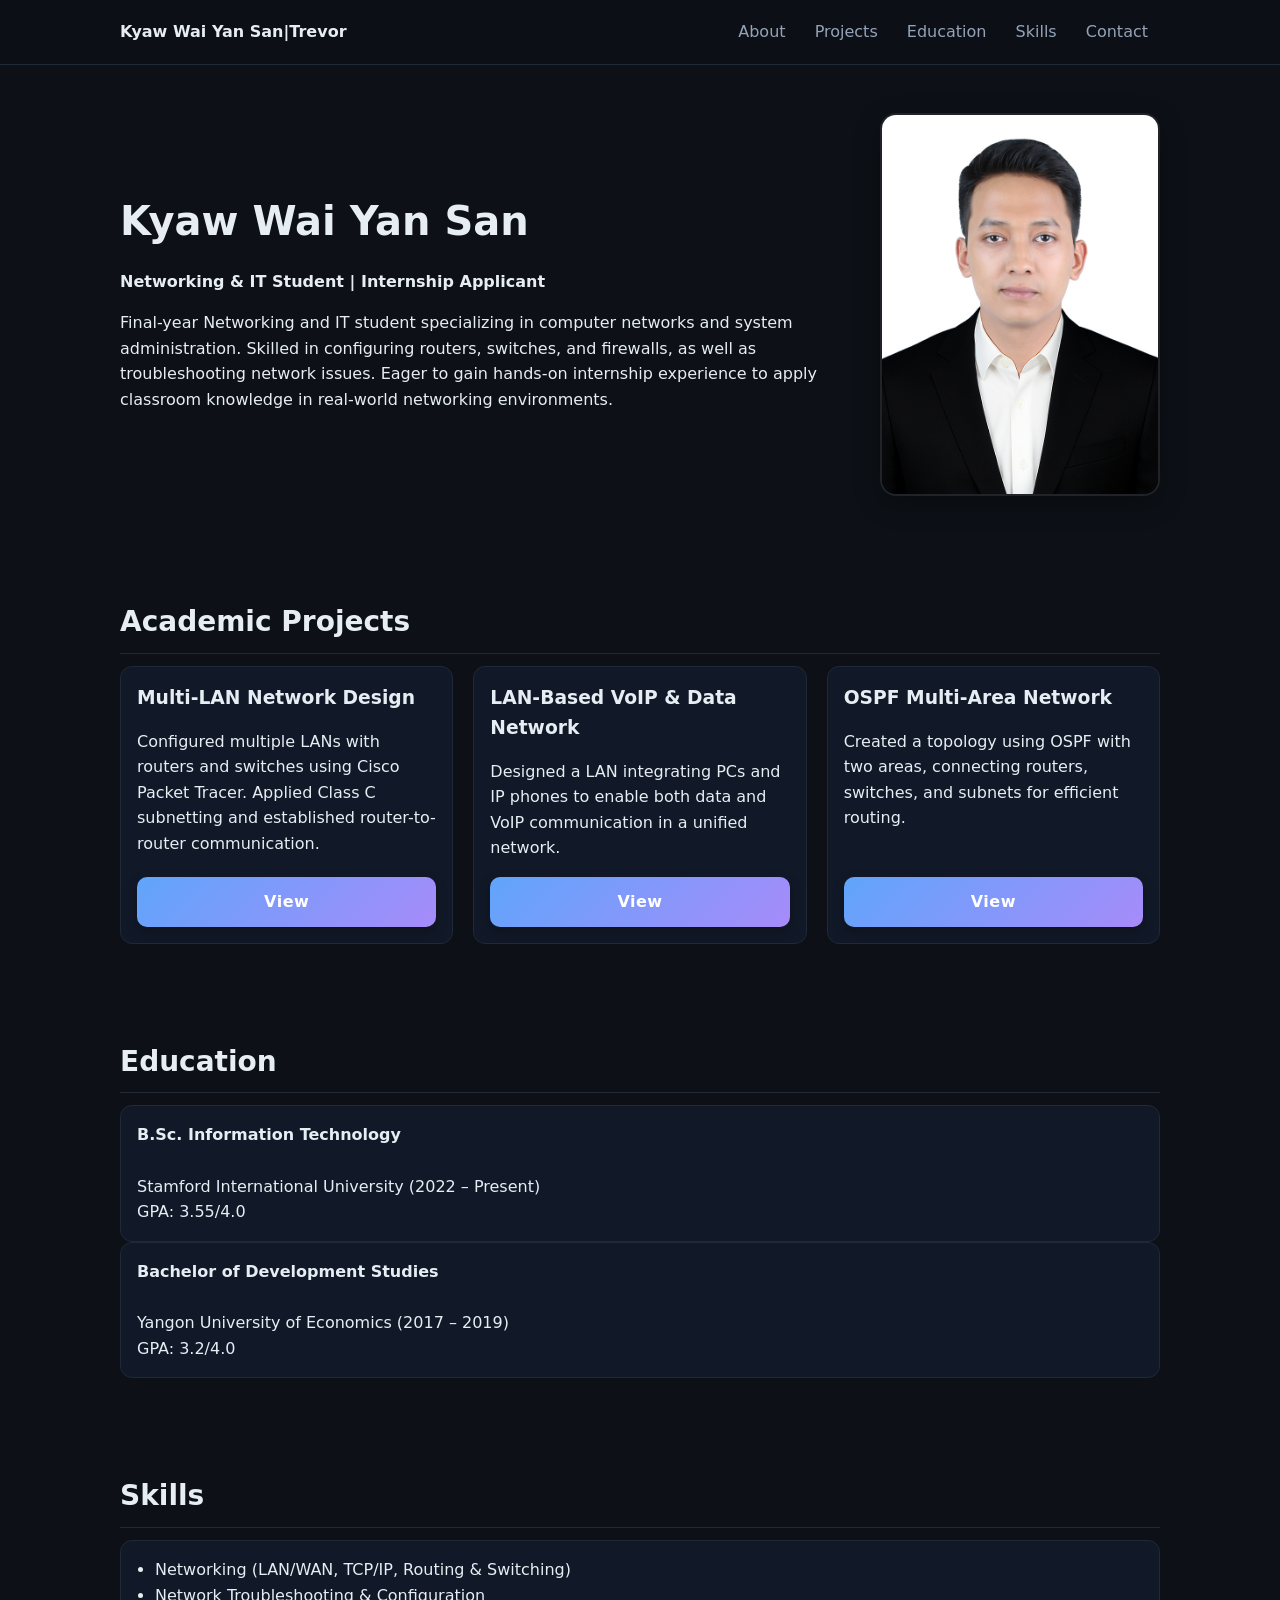
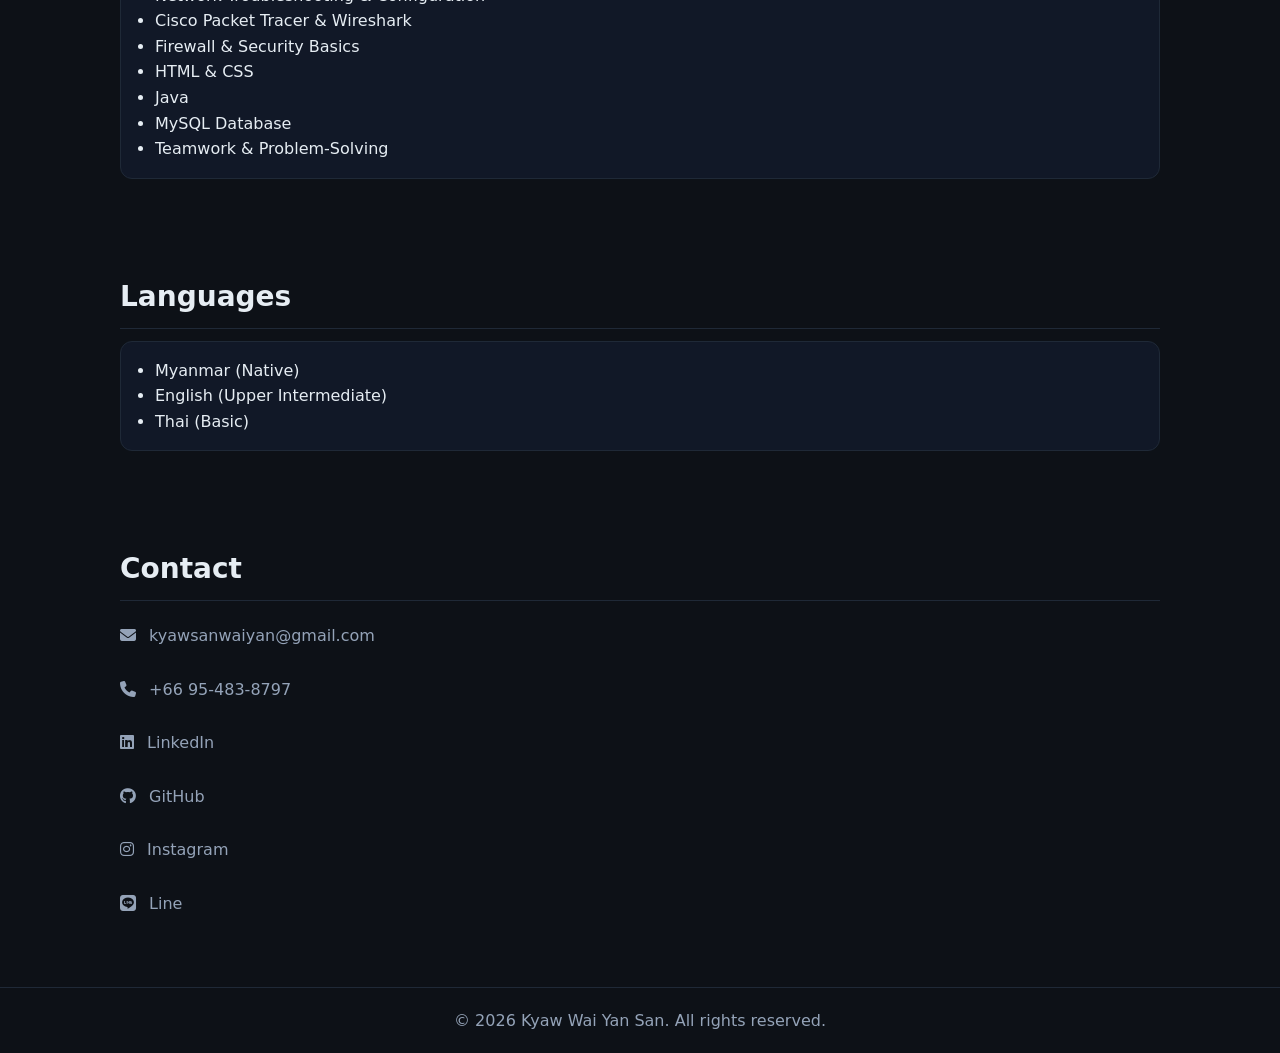
<file: index.html>
<!DOCTYPE html>
<html lang="en">
<head>
  <meta charset="utf-8" />
  <meta name="viewport" content="width=device-width, initial-scale=1" />
  <title>Kyaw Wai Yan San — Networking & IT Student</title>
  <meta name="description" content="Portfolio of Kyaw Wai Yan San, Networking & IT student specializing in computer networks and system administration." />
  <link rel="stylesheet" href="https://cdnjs.cloudflare.com/ajax/libs/font-awesome/6.4.0/css/all.min.css">
  <link rel="stylesheet" href="style.css">
</head>
<body>
  <header>
    <div class="container nav">
      <div><strong>Kyaw Wai Yan San|Trevor</strong></div>
      <nav>
        <a href="#about">About</a>
        <a href="#projects">Projects</a>
        <a href="#education">Education</a>
        <a href="#skills">Skills</a>  
        <a href="#contact">Contact</a>
      </nav>
    </div>
  </header>

  <main class="container">
    <section id="about">
      <div id="about-text">
        <h1>Kyaw Wai Yan San</h1>
        <p><strong>Networking & IT Student | Internship Applicant</strong></p>
        <p>
          Final-year Networking and IT student specializing in computer networks and system administration.
          Skilled in configuring routers, switches, and firewalls, as well as troubleshooting network issues.
          Eager to gain hands-on internship experience to apply classroom knowledge in real-world networking environments.
        </p>
      </div>
      <div>
        <img src="profile.jpg" alt="Kyaw Wai Yan San" class="profile-photo">
      </div>
    </section>

    <section id="projects">
      <h2>Academic Projects</h2>
      <div class="projects-grid">
        <div class="card">
          <div class="card-body">
            <h3>Multi-LAN Network Design</h3>
            <p>Configured multiple LANs with routers and switches using Cisco Packet Tracer. Applied Class C subnetting and established router-to-router communication.</p>
          </div>
          <div class="card-footer">
            <a class="btn-view" href="https://github.com/kyawwaiyansan23/Multi-LAN-Network-Design-using-Cisco-Packet-Tracer" target="_blank" rel="noopener">View</a>
          </div>
        </div>
        <div class="card">
          <div class="card-body">
            <h3>LAN-Based VoIP & Data Network</h3>
            <p>Designed a LAN integrating PCs and IP phones to enable both data and VoIP communication in a unified network.</p>
          </div>
          <div class="card-footer">
            <a class="btn-view" href="https://github.com/kyawwaiyansan23/LAN-Based-VoIP-and-Data-Communication-Network-Design" target="_blank" rel="noopener">View</a>
          </div>
        </div>
        <div class="card">
          <div class="card-body">
            <h3>OSPF Multi-Area Network</h3>
            <p>Created a topology using OSPF with two areas, connecting routers, switches, and subnets for efficient routing.</p>
          </div>
          <div class="card-footer">
            <a class="btn-view" href="https://github.com/kyawwaiyansan23/OSPF-Multi-Area-Network" target="_blank" rel="noopener">View</a>
          </div>
        </div>
      </div>
    </section>

    <section id="education">
      <h2>Education</h2>
      <div class="card">
        <strong>B.Sc. Information Technology</strong><br>
        Stamford International University (2022 – Present)<br>
        GPA: 3.55/4.0
      </div>
      <div class="card">
        <strong>Bachelor of Development Studies</strong><br>
        Yangon University of Economics (2017 – 2019)<br>
        GPA: 3.2/4.0
      </div>
    </section>

    <section id="skills">
      <h2>Skills</h2>
      <div class="card">
        <ul>
          <li>Networking (LAN/WAN, TCP/IP, Routing & Switching)</li>
          <li>Network Troubleshooting & Configuration</li>
          <li>Cisco Packet Tracer & Wireshark</li>
          <li>Firewall & Security Basics</li>
          <li>HTML & CSS</li>
          <li>Java</li>
          <li>MySQL Database</li>
          <li>Teamwork & Problem-Solving</li>
        </ul>
      </div>
    </section>

    <section id="languages">
      <h2>Languages</h2>
      <div class="card">
        <ul>
          <li>Myanmar (Native)</li>
          <li>English (Upper Intermediate)</li>
          <li>Thai (Basic)</li>
        </ul>
      </div>
    </section>

    <section id="contact">
      <h2>Contact</h2>   
      <div class="contact-links">
         <p><a href="mailto:kyawsanwaiyan@gmail.com"><i class="fas fa-envelope"></i> kyawsanwaiyan@gmail.com</a></p>
        <p><a href="tel:+66954838797"><i class="fas fa-phone"></i> +66 95-483-8797</a></p>
        <p><a href="https://www.linkedin.com/in/kyawwaiyansan23" target="_blank" rel="noopener"><i class="fab fa-linkedin"></i> LinkedIn</a></p>
        <p><a href="https://github.com/kyawwaiyansan23" target="_blank" rel="noopener"><i class="fab fa-github"></i> GitHub</a></p>
        <p><a href="https://www.instagram.com/trevor_2544" target="_blank" rel="noopener"><i class="fab fa-instagram"></i> Instagram</a></p>
        <p><a href="https://line.me/ti/p/25344095311729200123" target="_blank" rel="noopener"><i class="fab fa-line"></i> Line</a></p>
       </div>
    </section>
  </main>

  <footer>
    © <span id="year"></span> Kyaw Wai Yan San. All rights reserved.
  </footer>

  <script>
    document.getElementById('year').textContent = new Date().getFullYear();
  </script>
</body>
</html>
</file>
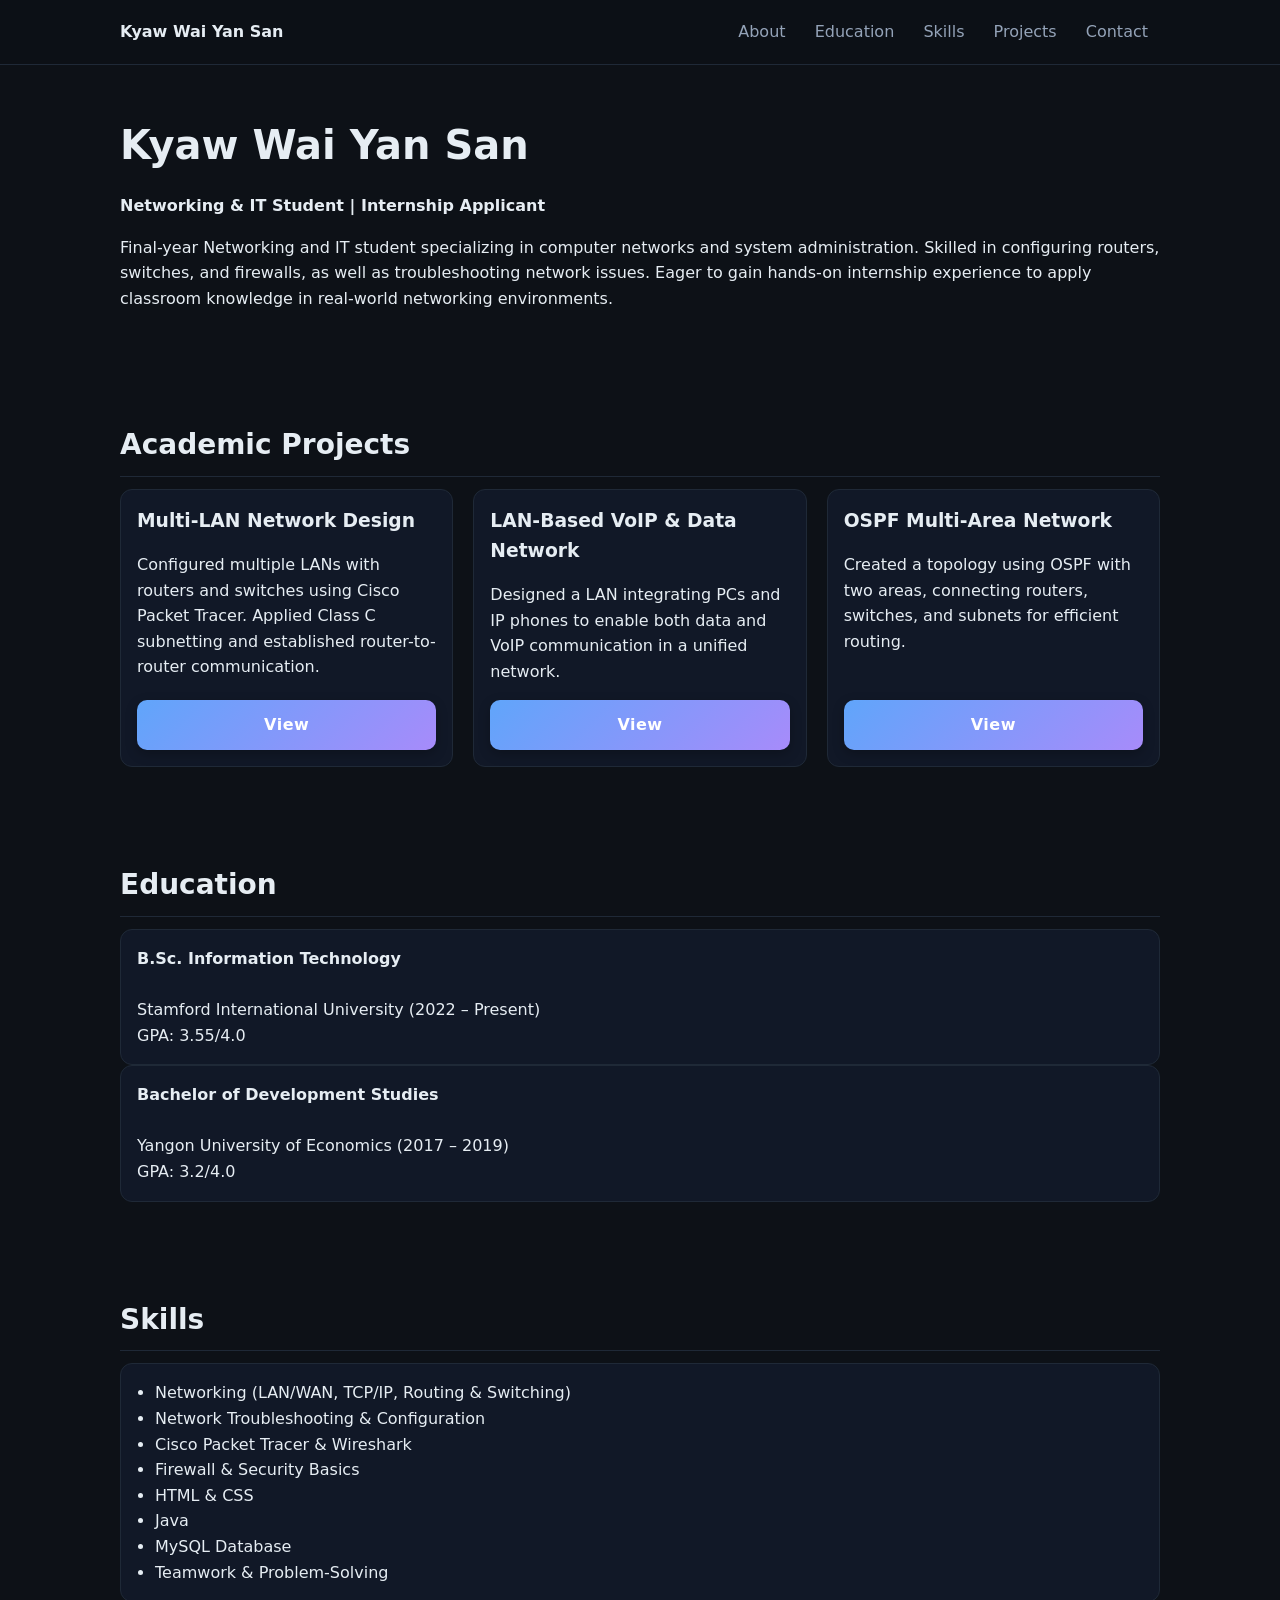
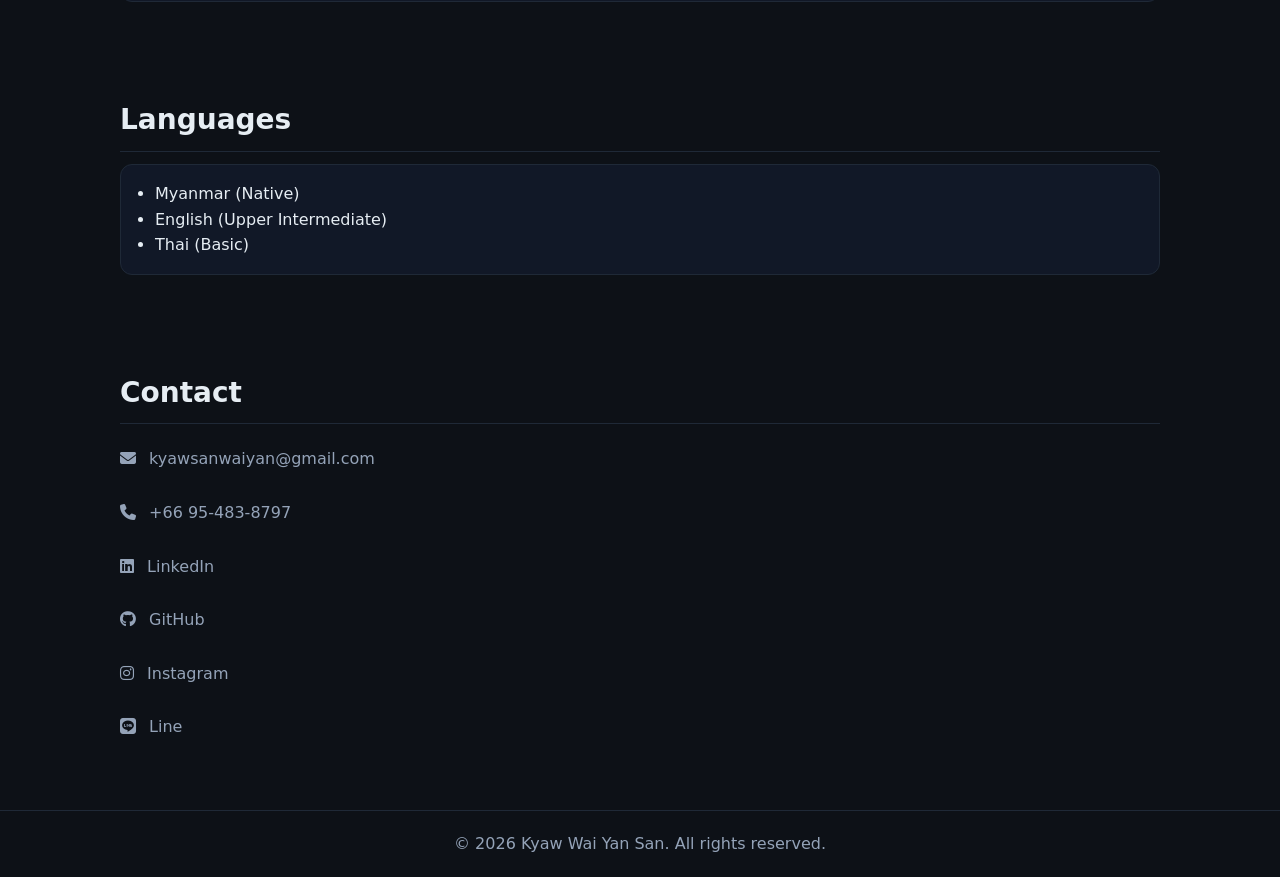
<file: portfolio.html>
<!DOCTYPE html>
<html lang="en">
<head>
  <meta charset="utf-8" />
  <meta name="viewport" content="width=device-width, initial-scale=1" />
  <title>Kyaw Wai Yan San — Networking & IT Student</title>
  <meta name="description" content="Portfolio of Kyaw Wai Yan San, Networking & IT student specializing in computer networks and system administration." />
  
  <!-- Font Awesome for icons -->
  <link rel="stylesheet" href="https://cdnjs.cloudflare.com/ajax/libs/font-awesome/6.4.0/css/all.min.css">

  <style>
    :root {
      --bg:#0d1117; --card:#111827; --muted:#94a3b8; --text:#e6edf3; --brand:#60a5fa; --brand2:#a78bfa;
      --border:#1f2937;
    }
    *{box-sizing:border-box}
    html{scroll-behavior:smooth}
    body {
      margin:0; font-family:system-ui,-apple-system,Segoe UI,Roboto,Ubuntu,"Helvetica Neue",Arial;
      background:#0d1117; color:var(--text); line-height:1.6;
    }
    a {color:inherit; text-decoration:none}
    .container {max-width:1080px; margin:0 auto; padding:0 20px}
    header {
      position:sticky; top:0; background:rgba(13,17,23,.85); border-bottom:1px solid var(--border); z-index:50;
    }
    .nav {display:flex; justify-content:space-between; align-items:center; height:64px;}
    .nav a {padding:8px 12px; color:var(--muted); border-radius:8px;}
    .nav a:hover {color:var(--text); background:#1e293b;}
    h1,h2,h3 {margin:0 0 12px}
    h1 {font-size:40px}
    h2 {font-size:28px; border-bottom:1px solid var(--border); padding-bottom:8px}
    section {padding:48px 0}
   
    .projects-grid {
      display: grid;
      grid-template-columns: repeat(auto-fit, minmax(300px, 1fr));
      gap: 20px;
    }

    .card {
      display: flex;
      flex-direction: column;
      justify-content: space-between;
      background: var(--card);
      border: 1px solid var(--border);
      border-radius: 12px;
      padding: 16px;
    }

    .card-body {
      flex: 1;
    }

    .card-footer {
      margin-top: auto;
    }

    .btn-view {
      display: inline-block;
      width: 100%;
      padding: 12px 0;
      background: linear-gradient(135deg, var(--brand), var(--brand2));
      color: #fff;
      font-weight: 600;
      border-radius: 10px;
      text-align: center;
      transition: all 0.25s ease;
      box-shadow: 0 4px 12px rgba(0,0,0,0.25);
      letter-spacing: 0.5px;
    }

    .btn-view:hover {
      transform: translateY(-3px);
      box-shadow: 0 6px 18px rgba(0,0,0,0.35), 0 0 12px rgba(96,165,250,0.6);
      background: linear-gradient(135deg, var(--brand2), var(--brand));
    }

    ul {margin:0; padding-left:18px}
    footer {padding:20px 0; text-align:center; color:var(--muted); border-top:1px solid var(--border)}

    /* Contact links styling */
    .contact-links a {
      display: inline-block;
      margin: 6px 0;
      color: var(--muted);
      font-size: 16px;
      transition: color 0.25s ease;
    }
    .contact-links a:hover {
      color: var(--brand);
    }
    .contact-links i {
      margin-right: 8px;
    }
  </style>
</head>
<body>
  <header>
    <div class="container nav">
      <div><strong>Kyaw Wai Yan San</strong></div>
      <nav>
        <a href="#about">About</a>
        <a href="#education">Education</a>
        <a href="#skills">Skills</a>
        <a href="#projects">Projects</a>
        <a href="#contact">Contact</a>
      </nav>
    </div>
  </header>

  <main class="container">
    <!-- About -->
    <section id="about">
      <h1>Kyaw Wai Yan San</h1>
      <p><strong>Networking & IT Student | Internship Applicant</strong></p>
      <p>
        Final-year Networking and IT student specializing in computer networks and system administration.
        Skilled in configuring routers, switches, and firewalls, as well as troubleshooting network issues.
        Eager to gain hands-on internship experience to apply classroom knowledge in real-world networking environments.
      </p>
    </section>

    <!-- Projects -->
    <section id="projects">
      <h2>Academic Projects</h2>
      <div class="projects-grid">

        <div class="card">
          <div class="card-body">
            <h3>Multi-LAN Network Design</h3>
            <p>Configured multiple LANs with routers and switches using Cisco Packet Tracer. Applied Class C subnetting and established router-to-router communication.</p>
          </div>
          <div class="card-footer">
            <a class="btn-view" href="https://github.com/kyawwaiyansan23/Multi-LAN-Network-Design-using-Cisco-Packet-Tracer" target="_blank" rel="noopener">View</a>
          </div>
        </div>

        <div class="card">
          <div class="card-body">
            <h3>LAN-Based VoIP & Data Network</h3>
            <p>Designed a LAN integrating PCs and IP phones to enable both data and VoIP communication in a unified network.</p>
          </div>
          <div class="card-footer">
            <a class="btn-view" href="https://github.com/kyawwaiyansan23/LAN-Based-VoIP-and-Data-Communication-Network-Design" target="_blank" rel="noopener">View</a>
          </div>
        </div>

        <div class="card">
          <div class="card-body">
            <h3>OSPF Multi-Area Network</h3>
            <p>Created a topology using OSPF with two areas, connecting routers, switches, and subnets for efficient routing.</p>
          </div>
          <div class="card-footer">
            <a class="btn-view" href="https://github.com/kyawwaiyansan23/OSPF-Multi-Area-Network" target="_blank" rel="noopener">View</a>
          </div>
        </div>

      </div>
    </section>

    <!-- Education -->
    <section id="education">
      <h2>Education</h2>
      <div class="card">
        <strong>B.Sc. Information Technology</strong><br>
        Stamford International University (2022 – Present)<br>
        GPA: 3.55/4.0
      </div>
      <div class="card">
        <strong>Bachelor of Development Studies</strong><br>
        Yangon University of Economics (2017 – 2019)<br>
        GPA: 3.2/4.0
      </div>
    </section>

    <!-- Skills -->
    <section id="skills">
      <h2>Skills</h2>
      <div class="card">
        <ul>
          <li>Networking (LAN/WAN, TCP/IP, Routing & Switching)</li>
          <li>Network Troubleshooting & Configuration</li>
          <li>Cisco Packet Tracer & Wireshark</li>
          <li>Firewall & Security Basics</li>
          <li>HTML & CSS</li>
          <li>Java</li>
          <li>MySQL Database</li>
          <li>Teamwork & Problem-Solving</li>
        </ul>
      </div>
    </section>

    <!-- Languages -->
    <section id="languages">
      <h2>Languages</h2>
      <div class="card">
        <ul>
          <li>Myanmar (Native)</li>
          <li>English (Upper Intermediate)</li>
          <li>Thai (Basic)</li>
        </ul>
      </div>
    </section>

    <!-- Contact -->
    <section id="contact">
      <h2>Contact</h2>   
      <div class="contact-links">
         <p><a href="mailto:kyawsanwaiyan@gmail.com"><i class="fas fa-envelope"></i> kyawsanwaiyan@gmail.com</a></p>
        <p><a href="tel:+66954838797"><i class="fas fa-phone"></i> +66 95-483-8797</a></p>
        <p><a href="https://www.linkedin.com/in/kyawwaiyansan23" target="_blank" rel="noopener"><i class="fab fa-linkedin"></i> LinkedIn</a></p>
        <p><a href="https://github.com/kyawwaiyansan23" target="_blank" rel="noopener"><i class="fab fa-github"></i> GitHub</a></p>
        <p><a href="https://www.instagram.com/trevor_2544" target="_blank" rel="noopener"><i class="fab fa-instagram"></i> Instagram</a></p>
        <p><a href="https://line.me/ti/p/25344095311729200123" target="_blank" rel="noopener"><i class="fab fa-line"></i> Line</a></p>
       </div>
    </section>
  </main>

  <footer>
    © <span id="year"></span> Kyaw Wai Yan San. All rights reserved.
  </footer>

  <script>
    document.getElementById('year').textContent = new Date().getFullYear();
  </script>
</body>
</html>
</file>
<file: style.css>
:root {
  --bg:#0d1117; --card:#111827; --muted:#94a3b8; --text:#e6edf3; --brand:#60a5fa; --brand2:#a78bfa;
  --border:#1f2937;
}
*{box-sizing:border-box}
html{scroll-behavior:smooth}
body {
  margin:0; font-family:system-ui,-apple-system,Segoe UI,Roboto,Ubuntu,"Helvetica Neue",Arial;
  background:#0d1117; color:var(--text); line-height:1.6;
}
a {color:inherit; text-decoration:none}
.container {max-width:1080px; margin:0 auto; padding:0 20px}
header {
  position:sticky; top:0; background:rgba(13,17,23,.85); border-bottom:1px solid var(--border); z-index:50;
}
.nav {display:flex; justify-content:space-between; align-items:center; height:64px;}
.nav a {padding:8px 12px; color:var(--muted); border-radius:8px;}
.nav a:hover {color:var(--text); background:#1e293b;}
h1,h2,h3 {margin:0 0 12px}
h1 {font-size:40px}
h2 {font-size:28px; border-bottom:1px solid var(--border); padding-bottom:8px}
section {padding:48px 0}
.projects-grid {
  display: grid;
  grid-template-columns: repeat(auto-fit, minmax(300px, 1fr));
  gap: 20px;
}
.card {
  display: flex;
  flex-direction: column;
  justify-content: space-between;
  background: var(--card);
  border: 1px solid var(--border);
  border-radius: 12px;
  padding: 16px;
}
.card-body {flex: 1;}
.card-footer {margin-top: auto;}
.btn-view {
  display: inline-block;
  width: 100%;
  padding: 12px 0;
  background: linear-gradient(135deg, var(--brand), var(--brand2));
  color: #fff;
  font-weight: 600;
  border-radius: 10px;
  text-align: center;
  transition: all 0.25s ease;
  box-shadow: 0 4px 12px rgba(0,0,0,0.25);
  letter-spacing: 0.5px;
}
.btn-view:hover {
  transform: translateY(-3px);
  box-shadow: 0 6px 18px rgba(0,0,0,0.35), 0 0 12px rgba(96,165,250,0.6);
  background: linear-gradient(135deg, var(--brand2), var(--brand));
}
ul {margin:0; padding-left:18px}
footer {padding:20px 0; text-align:center; color:var(--muted); border-top:1px solid var(--border)}
.contact-links a {
  display: inline-block;
  margin: 6px 0;
  color: var(--muted);
  font-size: 16px;
  transition: color 0.25s ease;
}
.contact-links a:hover {color: var(--brand);}
.contact-links i {margin-right: 8px;}
#about {
  display: flex;
  align-items: center;
  justify-content: space-between;
  flex-wrap: wrap;
  gap: 40px;
}
#about-text {flex: 1; min-width: 300px;}
.profile-photo {
  width: 280px;
  height: auto;
  border-radius: 16px;
  object-fit: cover;
  box-shadow: 0 8px 24px rgba(0, 0, 0, 0.35);
  border: 2px solid rgba(255,255,255,0.08);
}
</file>
